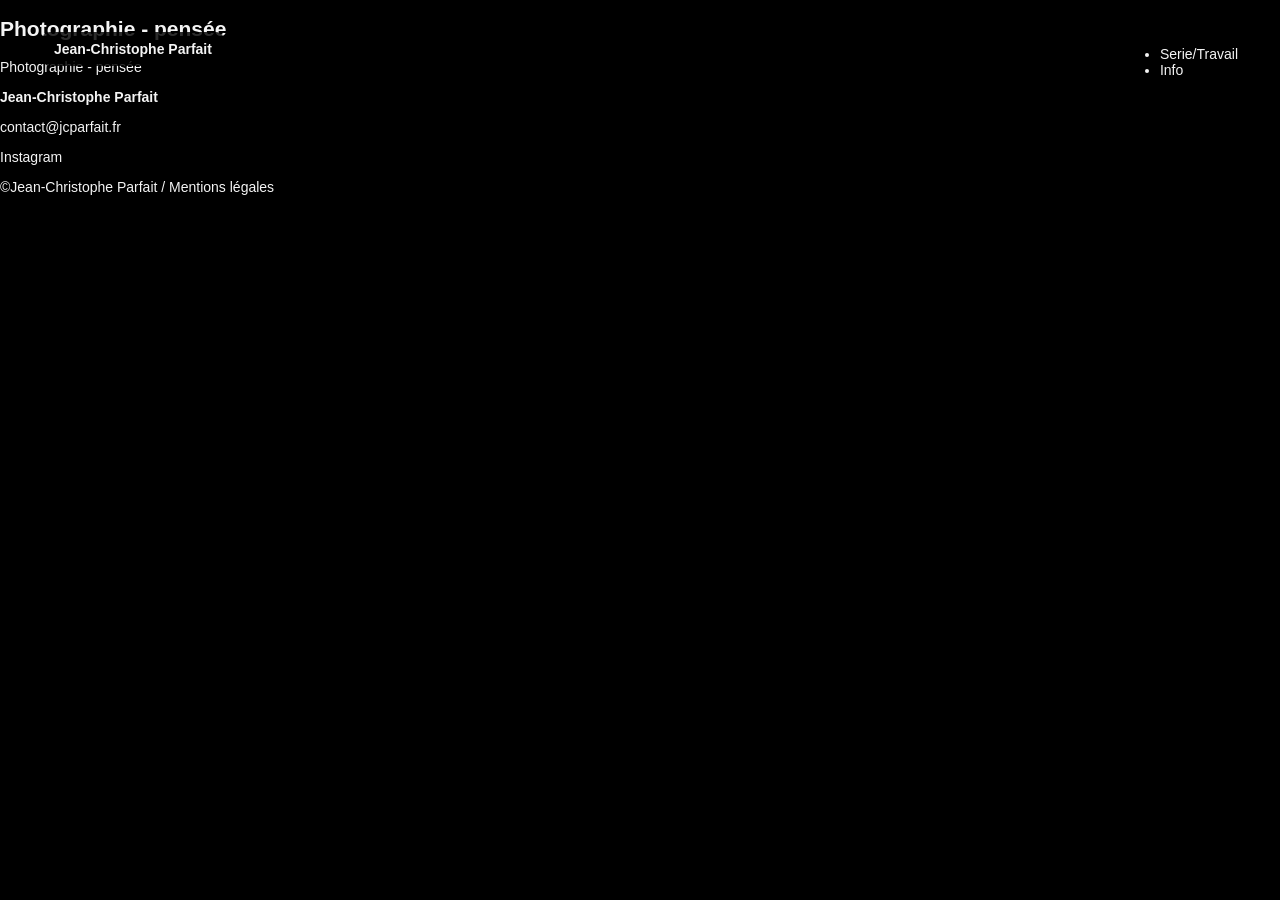
<file: info.html>
<!DOCTYPE html>
<html lang="fr">
  <head>
    <meta charset="utf-8">
    <meta name="description" content="Informations et contact de Jean-Christophe Parfait, photographe.">
    <meta name="viewport" content="width=device-width, initial-scale=1.0">

    <title>Info | Jean-Christophe Parfait</title>

    <link rel="stylesheet" href="style.css">
  </head>

  <body class="info-page">
    <header class="site-header info-header">
      <a href="index.html" class="site-title">
        Jean-Christophe Parfait
      </a>

      <nav class="site-nav">
        <ul>
          <li>
            <a href="series.html">Serie/Travail</a>
          </li>
          <li>
            <a href="info.html">Info</a>
          </li>
        </ul>
      </nav>
    </header>

    <main class="info-container">
      <section class="info-intro">
        <h1>Photographie - pensée</h1>

        <p>
          Photographie - pensée
        </p>
      </section>

      <section class="info-contact">
        <p>
          <strong>Jean-Christophe Parfait</strong>
        </p>

        <p>
          <a href="mailto:contact@jcparfait.fr">contact@jcparfait.fr</a>
        </p>

        <p>
          <a href="https://www.instagram.com/j.c_parfait/" target="_blank">
            Instagram
          </a>
        </p>
      </section>
    </main>

    <footer class="site-footer info-footer">
      <a href="index.html">©Jean-Christophe Parfait</a>
      <span>/</span>
      <a href="mentions-legales.html">Mentions légales</a>
    </footer>
  </body>
</html>
</file>
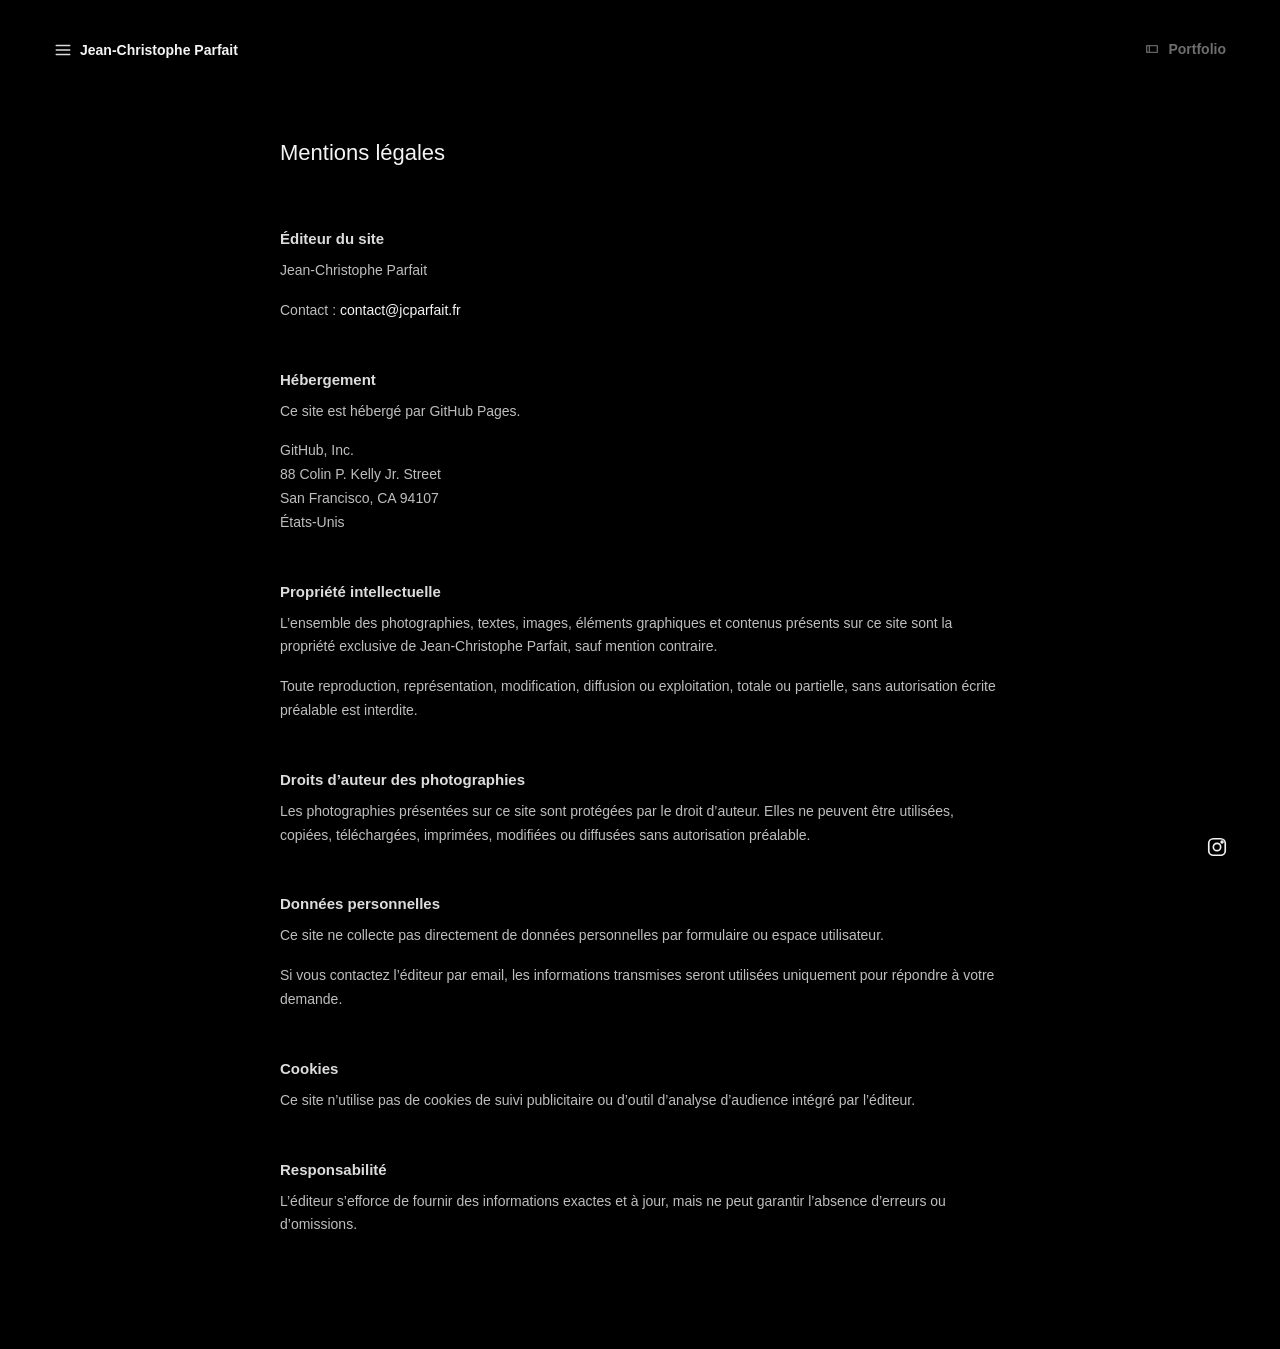
<file: mentions-legales.html>
<!DOCTYPE html>
<html lang="fr">
  <head>
    <meta charset="utf-8">
    <meta name="description" content="Mentions légales du portfolio photographique de Jean-Christophe Parfait.">
    <meta name="viewport" content="width=device-width, initial-scale=1.0">

    <title>Mentions légales | Jean-Christophe Parfait</title>

    <link rel="stylesheet" href="style.css">
  </head>

  <body class="legal-page">
    <header class="site-header">
      <a href="index.html" class="site-title">
        <svg class="header-icon" viewBox="0 0 24 24" aria-hidden="true">
          <path d="M3 6h18M3 12h18M3 18h18"></path>
        </svg>
        <span>Jean-Christophe Parfait</span>
      </a>

      <nav class="view-nav" aria-label="Navigation principale">
        <a href="index.html" class="view-button">
          <svg class="header-icon" viewBox="0 0 24 24" aria-hidden="true">
            <path d="M4 7h16v10H4z"></path>
            <path d="M8 7v10"></path>
          </svg>
          <span>Portfolio</span>
        </a>
      </nav>
    </header>

    <main class="legal-main">
      <section class="legal-content">
        <h1>Mentions légales</h1>

        <h2>Éditeur du site</h2>
        <p>
          Jean-Christophe Parfait
        </p>

        <p>
          Contact :
          <a href="mailto:contact@jcparfait.fr">contact@jcparfait.fr</a>
        </p>

        <h2>Hébergement</h2>
        <p>
          Ce site est hébergé par GitHub Pages.
        </p>

        <p>
          GitHub, Inc.<br>
          88 Colin P. Kelly Jr. Street<br>
          San Francisco, CA 94107<br>
          États-Unis
        </p>

        <h2>Propriété intellectuelle</h2>
        <p>
          L’ensemble des photographies, textes, images, éléments graphiques et contenus présents sur ce site sont la propriété exclusive de Jean-Christophe Parfait, sauf mention contraire.
        </p>

        <p>
          Toute reproduction, représentation, modification, diffusion ou exploitation, totale ou partielle, sans autorisation écrite préalable est interdite.
        </p>

        <h2>Droits d’auteur des photographies</h2>
        <p>
          Les photographies présentées sur ce site sont protégées par le droit d’auteur. Elles ne peuvent être utilisées, copiées, téléchargées, imprimées, modifiées ou diffusées sans autorisation préalable.
        </p>

        <h2>Données personnelles</h2>
        <p>
          Ce site ne collecte pas directement de données personnelles par formulaire ou espace utilisateur.
        </p>

        <p>
          Si vous contactez l’éditeur par email, les informations transmises seront utilisées uniquement pour répondre à votre demande.
        </p>

        <h2>Cookies</h2>
        <p>
          Ce site n’utilise pas de cookies de suivi publicitaire ou d’outil d’analyse d’audience intégré par l’éditeur.
        </p>

        <h2>Responsabilité</h2>
        <p>
          L’éditeur s’efforce de fournir des informations exactes et à jour, mais ne peut garantir l’absence d’erreurs ou d’omissions.
        </p>
      </section>
    </main>

    <a
      href="https://www.instagram.com/j.c_parfait/"
      class="instagram-fixed"
      target="_blank"
      aria-label="Instagram de Jean-Christophe Parfait"
    >
      <svg class="instagram-icon" viewBox="0 0 24 24" aria-hidden="true">
        <rect x="3" y="3" width="18" height="18" rx="5"></rect>
        <circle cx="12" cy="12" r="4"></circle>
        <circle cx="17.5" cy="6.5" r="1"></circle>
      </svg>
    </a>
  </body>
</html>
</file>
<file: style.css>
* {
  box-sizing: border-box;
}

html {
  scroll-behavior: smooth;
}

body {
  margin: 0;
  background-color: #000000;
  color: #f4f4f4;
  font-family: Helvetica, Arial, sans-serif;
  font-size: 14px;
}

button {
  font: inherit;
}

a,
button {
  color: #f4f4f4;
}

a {
  text-decoration: none;
}

a:hover,
button:hover {
  opacity: 0.65;
}

/* HEADER */

.site-header {
  position: fixed;
  top: 0;
  left: 0;
  z-index: 20;
  width: 100%;
  padding: 32px 42px;
  display: flex;
  justify-content: space-between;
  align-items: flex-start;
  pointer-events: none;
}

.site-title,
.view-button {
  pointer-events: auto;
  border: 0;
  padding: 9px 12px;
  background: rgba(0, 0, 0, 0.82);
  color: #f4f4f4;
  font-size: 14px;
  font-weight: 700;
  text-decoration: none;
  cursor: pointer;
  appearance: none;
  -webkit-appearance: none;
  display: inline-flex;
  align-items: center;
  gap: 8px;
  border-radius: 8px;
}

.site-title:hover,
.view-button:hover {
  text-decoration: none;
}

.view-nav {
  display: flex;
  gap: 8px;
  padding: 0;
  background: rgba(0, 0, 0, 0.82);
  border-radius: 8px;
}

.view-button {
  opacity: 0.45;
}

.view-button.is-active {
  opacity: 1;
}

.header-icon {
  width: 18px;
  height: 18px;
  display: block;
  fill: none;
  stroke: currentColor;
  stroke-width: 2;
  stroke-linecap: round;
  stroke-linejoin: round;
  opacity: 0.9;
}

.view-button .header-icon {
  width: 16px;
  height: 16px;
}

/* INFO PANEL */

.info-panel {
  position: fixed;
  top: 76px;
  left: 42px;
  z-index: 30;
  width: min(420px, calc(100vw - 84px));
  padding: 28px;
  background-color: rgba(0, 0, 0, 0.92);
  border: 1px solid rgba(255, 255, 255, 0.18);
  color: #f4f4f4;
  opacity: 0;
  transform: translateY(-8px);
  pointer-events: none;
  transition: opacity 0.18s ease, transform 0.18s ease;
}

.info-panel.is-open {
  opacity: 1;
  transform: translateY(0);
  pointer-events: auto;
}

.info-close {
  position: absolute;
  top: 14px;
  right: 16px;
  border: 0;
  background: none;
  color: #f4f4f4;
  font-size: 18px;
  line-height: 1;
  cursor: pointer;
  appearance: none;
  -webkit-appearance: none;
  border-radius: 5px;
}

.info-content {
  padding-right: 24px;
}

.info-kicker {
  margin-top: 0;
  font-weight: 700;
}

.info-content p {
  margin: 0 0 18px;
  line-height: 1.65;
}

.info-content a {
  color: rgb(176, 176, 176);
}

.info-content a:hover {
  opacity: 0.65;
  text-decoration: none;
}

/* MAIN */

.portfolio-main {
  min-height: 100vh;
  padding: 100px 32px 80px;
}

/* VIEWS */

.gallery-view,
.flow-view {
  display: none;
}

.gallery-view.is-visible,
.flow-view.is-visible {
  display: block;
}

/* GRID */

.grid-gallery {
  width: 100%;
  margin: 0 auto;
  display: grid;
  grid-template-columns: repeat(4, 1fr);
  gap: 24px;
}

.grid-card {
  width: 100%;
}

.grid-item {
  position: relative;
  display: block;
  width: 100%;
  aspect-ratio: 3 / 4;
  padding: 0;
  border: 0;
  background: none;
  cursor: pointer;
  overflow: hidden;
  border-radius: 5px;
  appearance: none;
  -webkit-appearance: none;
}

.grid-item img {
  width: 100%;
  height: 100%;
  display: block;
  object-fit: cover;
  object-position: center;
  filter: grayscale(100%);
  transition: opacity 0.2s ease, transform 0.2s ease, filter 0.2s ease;
}

.grid-item::after {
  content: "";
  position: absolute;
  inset: 0;
  pointer-events: none;
  background: radial-gradient(
    circle at center,
    rgba(0, 0, 0, 0) 48%,
    rgba(0, 0, 0, 0.42) 100%
  );
  opacity: 0.85;
  transition: opacity 0.2s ease;
}

.grid-item:hover img {
  opacity: 0.9;
  transform: scale(1.025);
  filter: grayscale(0%);
}

.grid-item:hover::after {
  opacity: 0.45;
}

/* PHOTO METADATA UNDER GRID */

.photo-meta {
  min-height: 38px;
  margin-top: 10px;
  color: rgba(244, 244, 244, 0.62);
  font-size: 12px;
  line-height: 1.4;
}

.photo-meta p {
  margin: 0;
}

.photo-meta-main {
  color: rgba(244, 244, 244, 0.86);
  font-weight: 500;
}

.photo-meta-secondary {
  margin-top: 2px;
  color: rgba(244, 244, 244, 0.42);
}

/* FLOW */

.flow-view {
  width: 100%;
}

.flow-gallery {
  height: calc(100vh - 120px);
  width: 100%;
  display: flex;
  align-items: center;
  gap: 28px;
  overflow-x: auto;
  overflow-y: hidden;
  padding: 0 36vw;
  scroll-snap-type: x mandatory;
  scrollbar-width: none;
}

.flow-gallery::-webkit-scrollbar {
  display: none;
}

.flow-item {
  flex: 0 0 auto;
  height: 72vh;
  margin: 0;
  display: flex;
  justify-content: center;
  align-items: center;
  scroll-snap-align: center;
}

.flow-item img {
  height: 100%;
  width: auto;
  max-width: none;
  object-fit: contain;
  display: block;
  cursor: pointer;
  filter: grayscale(100%);
  transform: scale(0.82);
  opacity: 0.45;
  transition: transform 0.06s linear, opacity 0.06s linear, filter 0.06s linear;
  will-change: transform, opacity, filter;
  border-radius: 5px;
}

/* LIGHTBOX */

.no-scroll {
  overflow: hidden;
}

.lightbox {
  position: fixed;
  inset: 0;
  z-index: 50;
  display: none;
  align-items: center;
  justify-content: center;
  padding: 48px;
  background-color: rgba(0, 0, 0, 0.72);
  backdrop-filter: blur(2px);
  cursor: pointer;
}

.lightbox.is-open {
  display: flex;
}

.lightbox-image {
  max-width: 72vw;
  max-height: 84vh;
  object-fit: contain;
  display: block;
  cursor: default;
  opacity: 0;
  transform: scale(0.72);
  border-radius: 5px;
}

.lightbox.is-open .lightbox-image {
  animation: lightboxImageReveal 0.42s cubic-bezier(0.16, 1, 0.3, 1) forwards;
}

@keyframes lightboxImageReveal {
  from {
    opacity: 0;
    transform: scale(0.72);
  }

  to {
    opacity: 1;
    transform: scale(1);
  }
}

.lightbox-meta {
  position: fixed;
  top: 50%;
  right: 48px;
  z-index: 51;
  width: 220px;
  color: #f4f4f4;
  transform: translateY(-50%);
  opacity: 0;
  pointer-events: auto;
}

.lightbox.is-open .lightbox-meta {
  animation: lightboxMetaReveal 0.28s ease 0.42s forwards;
}

@keyframes lightboxMetaReveal {
  from {
    opacity: 0;
    transform: translateY(-50%) translateX(16px);
  }

  to {
    opacity: 1;
    transform: translateY(-50%) translateX(0);
  }
}

.lightbox-meta-main,
.lightbox-meta-secondary {
  margin: 0;
  font-size: 13px;
  line-height: 1.5;
  min-height: 18px;
}

.lightbox-meta-main {
  color: rgba(244, 244, 244, 0.92);
  font-weight: 500;
}

.lightbox-meta-secondary {
  margin-top: 6px;
  color: rgba(244, 244, 244, 0.48);
}

/* FIXED INSTAGRAM */

.instagram-fixed {
  position: fixed;
  right: 42px;
  bottom: 32px;
  z-index: 25;
  width: 42px;
  height: 42px;
  padding: 10px;
  border-radius: 50%;
  background: rgba(0, 0, 0, 0.82);
  color: #f4f4f4;
  display: flex;
  align-items: center;
  justify-content: center;
  text-decoration: none;
}

.instagram-fixed:hover {
  opacity: 0.65;
}

.instagram-icon {
  width: 22px;
  height: 22px;
  display: block;
  fill: none;
  stroke: currentColor;
  stroke-width: 1.8;
  stroke-linecap: round;
  stroke-linejoin: round;
}

/* LEGAL PAGE */

.legal-page {
  min-height: 100vh;
  background-color: #000000;
  color: #f4f4f4;
}

.legal-main {
  min-height: 100vh;
  padding: 140px 32px 96px;
}

.legal-content {
  width: min(720px, 100%);
  margin: 0 auto;
  color: rgba(244, 244, 244, 0.78);
}

.legal-content h1 {
  margin: 0 0 64px;
  color: #f4f4f4;
  font-size: 22px;
  font-weight: 500;
}

.legal-content h2 {
  margin: 48px 0 12px;
  color: rgba(244, 244, 244, 0.9);
  font-size: 15px;
  font-weight: 600;
}

.legal-content p {
  margin: 0 0 16px;
  font-size: 14px;
  line-height: 1.7;
}

.legal-content a {
  color: #f4f4f4;
  text-decoration: none;
}

.legal-content a:hover {
  opacity: 0.65;
}

/* RESPONSIVE */

@media (max-width: 1200px) {
  .grid-gallery {
    grid-template-columns: repeat(3, 1fr);
    gap: 20px;
  }
}

@media (max-width: 900px) {
  .site-header {
    padding: 28px 28px;
  }

  .portfolio-main {
    padding: 100px 24px 64px;
  }

  .grid-gallery {
    grid-template-columns: repeat(2, 1fr);
    gap: 16px;
  }

  .flow-gallery {
    gap: 22px;
    padding: 0 28vw;
  }

  .flow-item {
    height: 68vh;
  }

  .info-panel {
    top: 68px;
    left: 28px;
    width: calc(100vw - 56px);
  }

  .lightbox {
    padding: 32px;
  }

  .lightbox-image {
    max-width: 88vw;
    max-height: 72vh;
  }

  .lightbox-meta {
    top: auto;
    right: auto;
    left: 32px;
    bottom: 32px;
    width: calc(100vw - 64px);
    transform: none;
  }

  .lightbox.is-open .lightbox-meta {
    animation: lightboxMetaRevealMobile 0.28s ease 0.42s forwards;
  }

  @keyframes lightboxMetaRevealMobile {
    from {
      opacity: 0;
      transform: translateY(12px);
    }

    to {
      opacity: 1;
      transform: translateY(0);
    }
  }
}

@media (max-width: 576px) {
  .site-header {
    padding: 24px 20px;
  }

  .site-title,
  .view-button {
    font-size: 13px;
  }

  .view-nav {
    gap: 6px;
  }

  .header-icon {
    width: 16px;
    height: 16px;
  }

  .portfolio-main {
    padding: 92px 16px 48px;
  }

  .grid-gallery {
    grid-template-columns: 1fr;
    gap: 18px;
  }

  .flow-gallery {
    height: calc(100vh - 96px);
    gap: 18px;
    padding: 0 18vw;
  }

  .flow-item {
    height: 64vh;
  }

  .lightbox {
    padding: 20px;
  }

  .lightbox-image {
    max-width: 92vw;
    max-height: 68vh;
  }

  .lightbox-meta {
    left: 20px;
    bottom: 24px;
    width: calc(100vw - 40px);
  }

  .info-panel {
    top: 64px;
    left: 20px;
    width: calc(100vw - 40px);
    padding: 24px;
  }

  .instagram-fixed {
    right: 20px;
    bottom: 20px;
    width: 38px;
    height: 38px;
    padding: 9px;
  }

  .legal-main {
    padding: 120px 20px 80px;
  }

  .legal-content h1 {
    font-size: 20px;
    margin-bottom: 48px;
  }

  .legal-content h2 {
    margin-top: 40px;
  }
}
</file>
